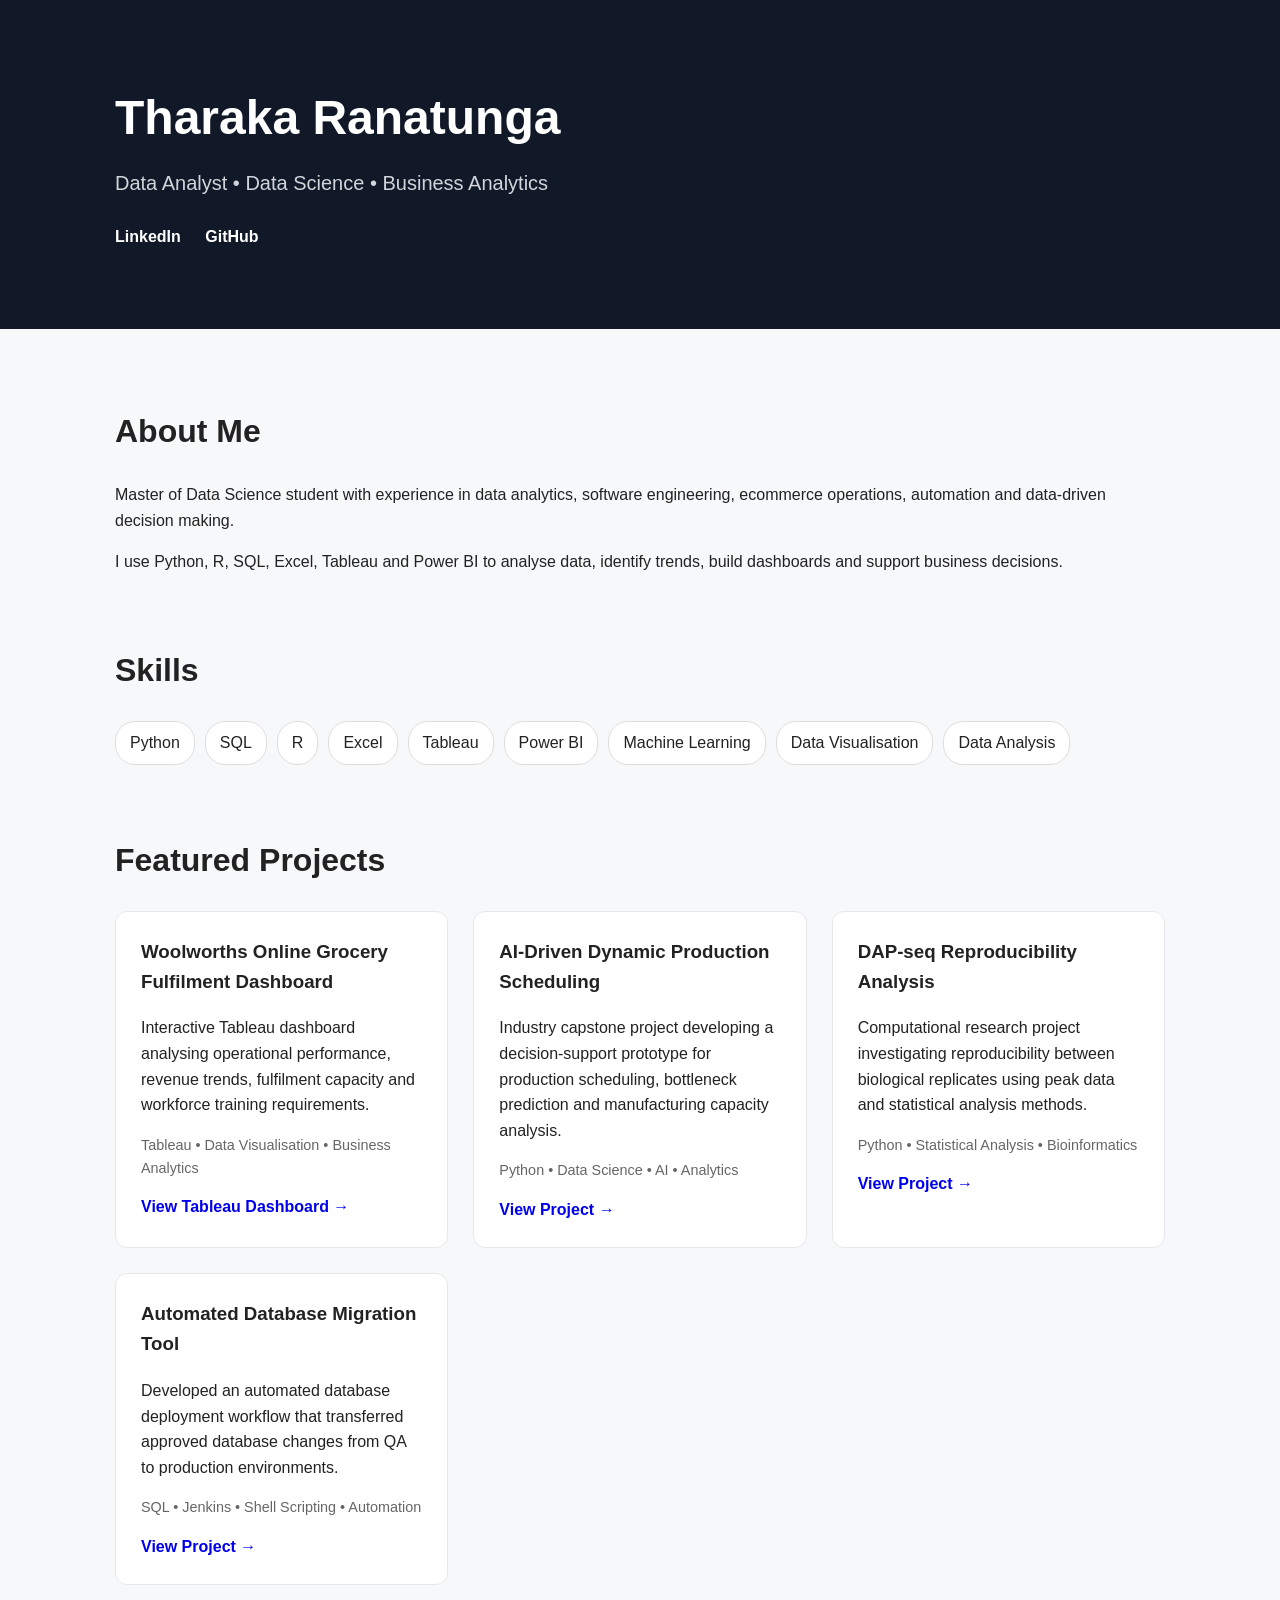
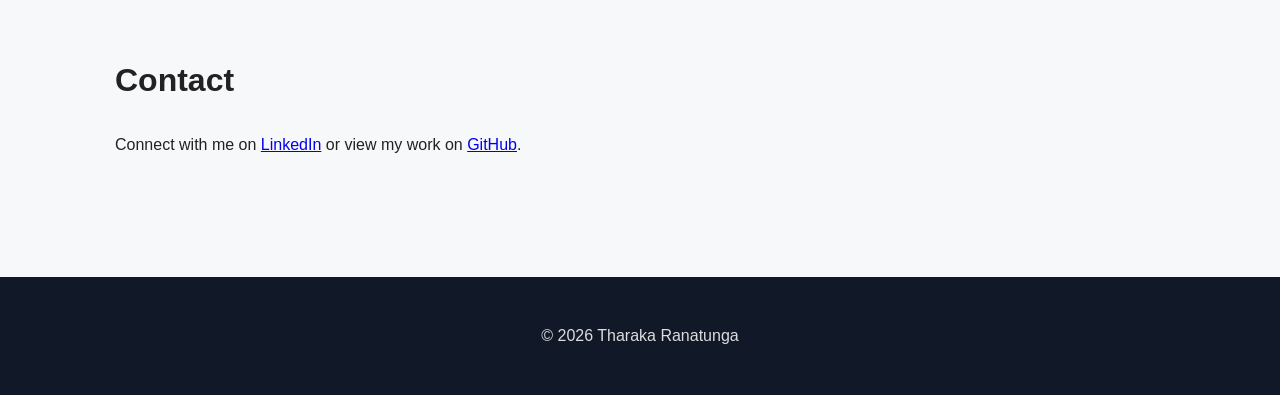
<file: index.html>
<!DOCTYPE html>
<html lang="en">
<head>
    <meta charset="UTF-8">
    <meta name="viewport" content="width=device-width, initial-scale=1.0">

    <title>Tharaka Ranatunga | Data Analytics Portfolio</title>

    <link rel="stylesheet" href="style.css">
</head>

<body>

    <header>
        <div class="container">
            <h1>Tharaka Ranatunga</h1>
            <p>Data Analyst • Data Science • Business Analytics</p>

            <div class="links">
                <a href="https://www.linkedin.com/in/tharaka-ranatunga" target="_blank">LinkedIn</a>
                <a href="https://github.com/tharaka-ranatunga" target="_blank">GitHub</a>
            </div>
        </div>
    </header>

    <main class="container">

        <section>
            <h2>About Me</h2>

            <p>
                Master of Data Science student with experience in data analytics,
                software engineering, ecommerce operations, automation and
                data-driven decision making.
            </p>

            <p>
                I use Python, R, SQL, Excel, Tableau and Power BI to analyse data,
                identify trends, build dashboards and support business decisions.
            </p>
        </section>

        <section>
            <h2>Skills</h2>

            <div class="skills">
                <span>Python</span>
                <span>SQL</span>
                <span>R</span>
                <span>Excel</span>
                <span>Tableau</span>
                <span>Power BI</span>
                <span>Machine Learning</span>
                <span>Data Visualisation</span>
                <span>Data Analysis</span>
            </div>
        </section>

        <section>
            <h2>Featured Projects</h2>

            <div class="projects">

                <article class="project">
                    <h3>Woolworths Online Grocery Fulfilment Dashboard</h3>

                    <p>
                        Interactive Tableau dashboard analysing operational
                        performance, revenue trends, fulfilment capacity and
                        workforce training requirements.
                    </p>

                    <p class="tools">
                        Tableau • Data Visualisation • Business Analytics
                    </p>

                    <a href="https://tharaka-ranatunga.github.io/projects/tableau-dashboard/" target="_blank">View Tableau Dashboard →</a>
                </article>


                <article class="project">
                    <h3>AI-Driven Dynamic Production Scheduling</h3>

                    <p>
                        Industry capstone project developing a decision-support
                        prototype for production scheduling, bottleneck prediction
                        and manufacturing capacity analysis.
                    </p>

                    <p class="tools">
                        Python • Data Science • AI • Analytics
                    </p>

                    <a href="#" target="_blank">View Project →</a>
                </article>


                <article class="project">
                    <h3>DAP-seq Reproducibility Analysis</h3>

                    <p>
                        Computational research project investigating reproducibility
                        between biological replicates using peak data and
                        statistical analysis methods.
                    </p>

                    <p class="tools">
                        Python • Statistical Analysis • Bioinformatics
                    </p>

                    <a href="#" target="_blank">View Project →</a>
                </article>


                <article class="project">
                    <h3>Automated Database Migration Tool</h3>

                    <p>
                        Developed an automated database deployment workflow that
                        transferred approved database changes from QA to production
                        environments.
                    </p>

                    <p class="tools">
                        SQL • Jenkins • Shell Scripting • Automation
                    </p>

                    <a href="#" target="_blank">View Project →</a>
                </article>

            </div>
        </section>


        <section>
            <h2>Contact</h2>

            <p>
                Connect with me on
                <a href="https://www.linkedin.com/" target="_blank">LinkedIn</a>
                or view my work on
                <a href="https://github.com/tharaka-ranatunga" target="_blank">GitHub</a>.
            </p>
        </section>

    </main>


    <footer>
        <p>© 2026 Tharaka Ranatunga</p>
    </footer>

</body>
</html>
</file>
<file: style.css>
* {
    box-sizing: border-box;
}

body {
    margin: 0;
    font-family: -apple-system, BlinkMacSystemFont, "Segoe UI", Roboto, Arial, sans-serif;
    color: #222;
    background: #f7f8fa;
    line-height: 1.6;
}

.container {
    width: 90%;
    max-width: 1050px;
    margin: auto;
}

header {
    background: #111827;
    color: white;
    padding: 80px 0;
}

header h1 {
    margin: 0;
    font-size: 3rem;
}

header p {
    font-size: 1.25rem;
    margin: 10px 0 25px;
    color: #d1d5db;
}

.links a {
    color: white;
    margin-right: 20px;
    text-decoration: none;
    font-weight: 600;
}

main {
    padding: 50px 0;
}

section {
    margin-bottom: 70px;
}

h2 {
    font-size: 2rem;
    margin-bottom: 25px;
}

.skills {
    display: flex;
    flex-wrap: wrap;
    gap: 10px;
}

.skills span {
    background: white;
    border: 1px solid #ddd;
    padding: 8px 14px;
    border-radius: 20px;
}

.projects {
    display: grid;
    grid-template-columns: repeat(auto-fit, minmax(280px, 1fr));
    gap: 25px;
}

.project {
    background: white;
    padding: 25px;
    border-radius: 12px;
    border: 1px solid #e5e7eb;
}

.project h3 {
    margin-top: 0;
}

.tools {
    font-size: 0.9rem;
    color: #666;
}

.project a {
    text-decoration: none;
    font-weight: 600;
}

footer {
    text-align: center;
    padding: 30px;
    background: #111827;
    color: #ddd;
}

@media (max-width: 600px) {

    header {
        padding: 55px 0;
    }

    header h1 {
        font-size: 2.2rem;
    }

}
</file>
